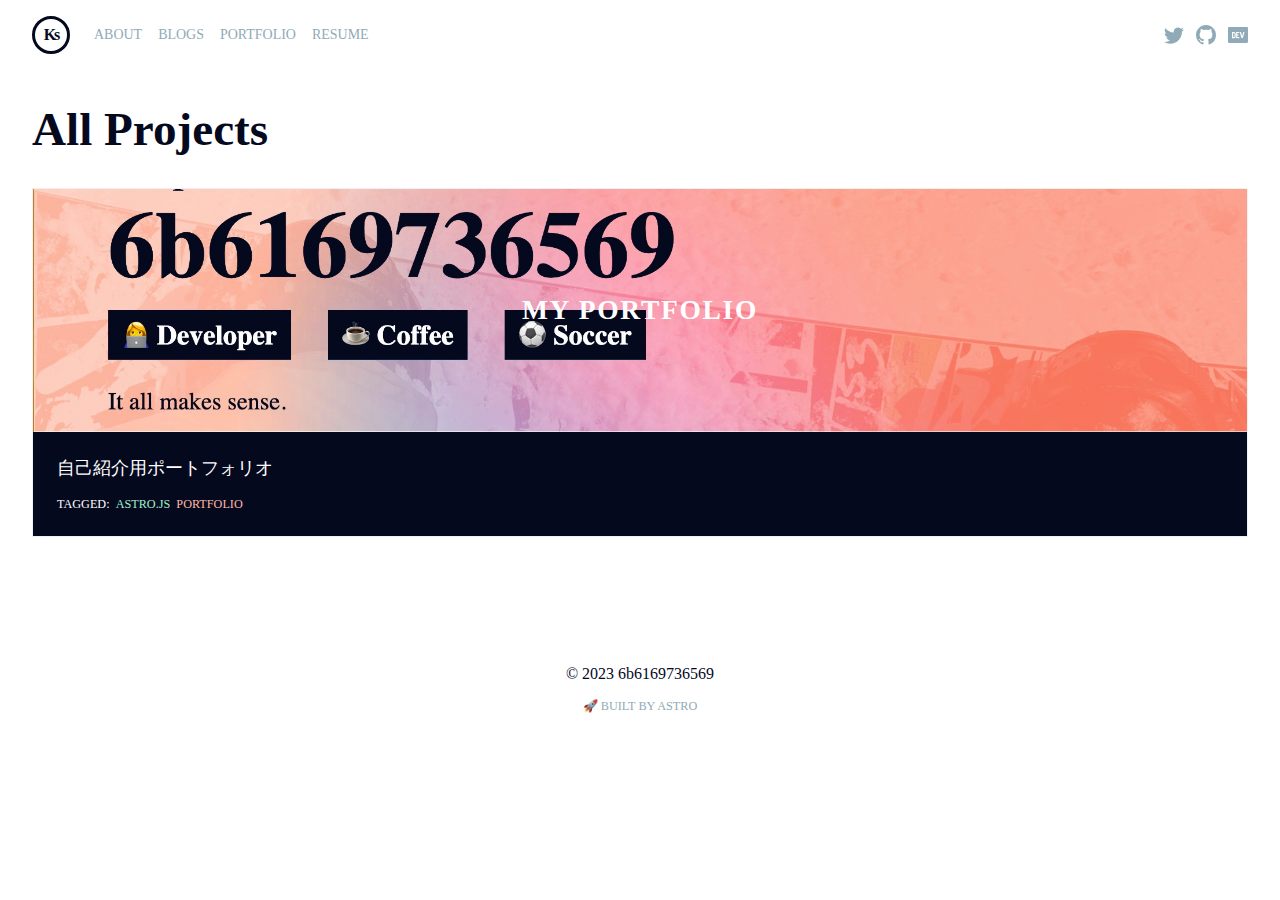
<file: projects/index.html>
<!DOCTYPE html>
<html lang="en" class="astro-I53JIET4">
	<head>
		<meta charset="UTF-8">
<meta name="description" property="og:description" content="recent projects">
<meta name="viewport" content="width=device-width">
<title>All Projects</title>

<link rel="icon" type="image/x-icon" href="/favicon.ico">
<link rel="preconnect" href="https://fonts.googleapis.com">
<link rel="preconnect" href="https://fonts.gstatic.com" crossorigin>
<link href="https://fonts.googleapis.com/css2?family=Inter:wght@200;400;700;900&display=swap" rel="stylesheet">

		
	<link rel="stylesheet" href="/assets/e557f85d.5b81ee3b.css" />
<link rel="stylesheet" href="/assets/d9be3391.8ca18d90.css" />
<link rel="stylesheet" href="/assets/cdda680c.cd713bf6.css" />
<link rel="stylesheet" href="/assets/c77de8cf.3ea17fa1.css" />
<link rel="stylesheet" href="/assets/59dae0bb.6562dcf0.css" /></head>
	<body>
		<nav class="_nav_7dyb5_1"><a class="_logolink_7dyb5_10" href="/"><div class="_monogram_7dyb5_30">Ks</div></a><a class="_link_7dyb5_16" href="/about">About</a><a class="_link_7dyb5_16" href="/blogs">Blogs</a><a class="_link_7dyb5_16" href="/projects">Portfolio</a><a class="_link_7dyb5_16" href="/resume">Resume</a><a class="_social_7dyb5_44" href="https://twitter.com/6b6169736569"><svg class="_socialicon_7dyb5_52" xmlns="http://www.w3.org/2000/svg" viewBox="0 0 16 16"><path d="M5.026 15c6.038 0 9.341-5.003 9.341-9.334 0-.14 0-.282-.006-.422A6.685 6.685 0 0 0 16 3.542a6.658 6.658 0 0 1-1.889.518 3.301 3.301 0 0 0 1.447-1.817 6.533 6.533 0 0 1-2.087.793A3.286 3.286 0 0 0 7.875 6.03a9.325 9.325 0 0 1-6.767-3.429 3.289 3.289 0 0 0 1.018 4.382A3.323 3.323 0 0 1 .64 6.575v.045a3.288 3.288 0 0 0 2.632 3.218 3.203 3.203 0 0 1-.865.115 3.23 3.23 0 0 1-.614-.057 3.283 3.283 0 0 0 3.067 2.277A6.588 6.588 0 0 1 .78 13.58a6.32 6.32 0 0 1-.78-.045A9.344 9.344 0 0 0 5.026 15z"></path></svg></a><a class="_social_7dyb5_44" href="https://github.com/6b6169736569"><svg class="_socialicon_7dyb5_52" xmlns="http://www.w3.org/2000/svg" viewBox="0 0 16 16"><path d="M8 0C3.58 0 0 3.58 0 8c0 3.54 2.29 6.53 5.47 7.59.4.07.55-.17.55-.38 0-.19-.01-.82-.01-1.49-2.01.37-2.53-.49-2.69-.94-.09-.23-.48-.94-.82-1.13-.28-.15-.68-.52-.01-.53.63-.01 1.08.58 1.23.82.72 1.21 1.87.87 2.33.66.07-.52.28-.87.51-1.07-1.78-.2-3.64-.89-3.64-3.95 0-.87.31-1.59.82-2.15-.08-.2-.36-1.02.08-2.12 0 0 .67-.21 2.2.82.64-.18 1.32-.27 2-.27.68 0 1.36.09 2 .27 1.53-1.04 2.2-.82 2.2-.82.44 1.1.16 1.92.08 2.12.51.56.82 1.27.82 2.15 0 3.07-1.87 3.75-3.65 3.95.29.25.54.73.54 1.48 0 1.07-.01 1.93-.01 2.2 0 .21.15.46.55.38A8.012 8.012 0 0 0 16 8c0-4.42-3.58-8-8-8z"></path></svg></a><a class="_social_7dyb5_44" href="https://dev.to/6b6169736569"><svg class="_socialicon_7dyb5_52" xmlns="http://www.w3.org/2000/svg" viewBox="0 0 50 40" style="enable-background:new 0 0 50 40" xmlSpace="preserve"><path d="M15.7 15.5c-.4-.3-.7-.4-1.1-.4h-1.7v10.1h1.7c.4 0 .8-.1 1.1-.4.4-.3.6-.7.6-1.3v-6.7c0-.6-.2-1-.6-1.3z"></path><path d="M47 0H3C1.3 0 0 1.3 0 3v34c0 1.7 1.3 3 3 3h44c1.7 0 3-1.3 3-3V3c0-1.7-1.3-3-3-3zM19.1 23.5c0 1.3-.4 2.4-1.3 3.2-.8.9-1.9 1.3-3.3 1.3h-4.4V12.3h4.5c1.3 0 2.4.4 3.2 1.3.8.8 1.3 1.9 1.3 3.2v6.7zm9.1-8.4h-5.1v3.6h3.1v2.8h-3.1v3.7h5.1V28h-5.9c-.6 0-1-.2-1.4-.6-.4-.4-.6-.8-.6-1.4V14.2c0-.6.2-1 .6-1.4.4-.4.8-.6 1.4-.6h5.9v2.9zM37.5 26c-.6 1.3-1.3 2-2.2 2-.9 0-1.7-.7-2.2-2l-3.7-13.8h3.1L35.3 23l2.8-10.8h3.1L37.5 26z"></path></svg></a></nav>
		<div class="wrapper astro-I53JIET4">
			<h1 class="title mt4 mb4 astro-I53JIET4">All Projects</h1>
			<div class="grid astro-I53JIET4">
				<div class="_card_ttvas_1"><div class="_titleCard_ttvas_25" style="background-image:url(/assets/img/my-portfolio.jpg)"><h1 class="_title_ttvas_8">My Portfolio</h1></div><div class="pa3"><p class="_desc_ttvas_32 mt0 mb2">自己紹介用ポートフォリオ
</p><div class="_tags_ttvas_76">Tagged:<div class="_tag_ttvas_76" data-tag="Astro.js">Astro.js</div><div class="_tag_ttvas_76" data-tag="Portfolio">Portfolio</div></div><a class="_link_ttvas_37" href="/project/my-portfolio"><span class="_linkInner_ttvas_59">View</span></a></div></div>
			</div>
		</div>
		<footer class="_footer_knfx6_1">© 2023 6b6169736569<small class="_byline_knfx6_9">🚀 Built by Astro</small></footer>
	</body></html>
</file>
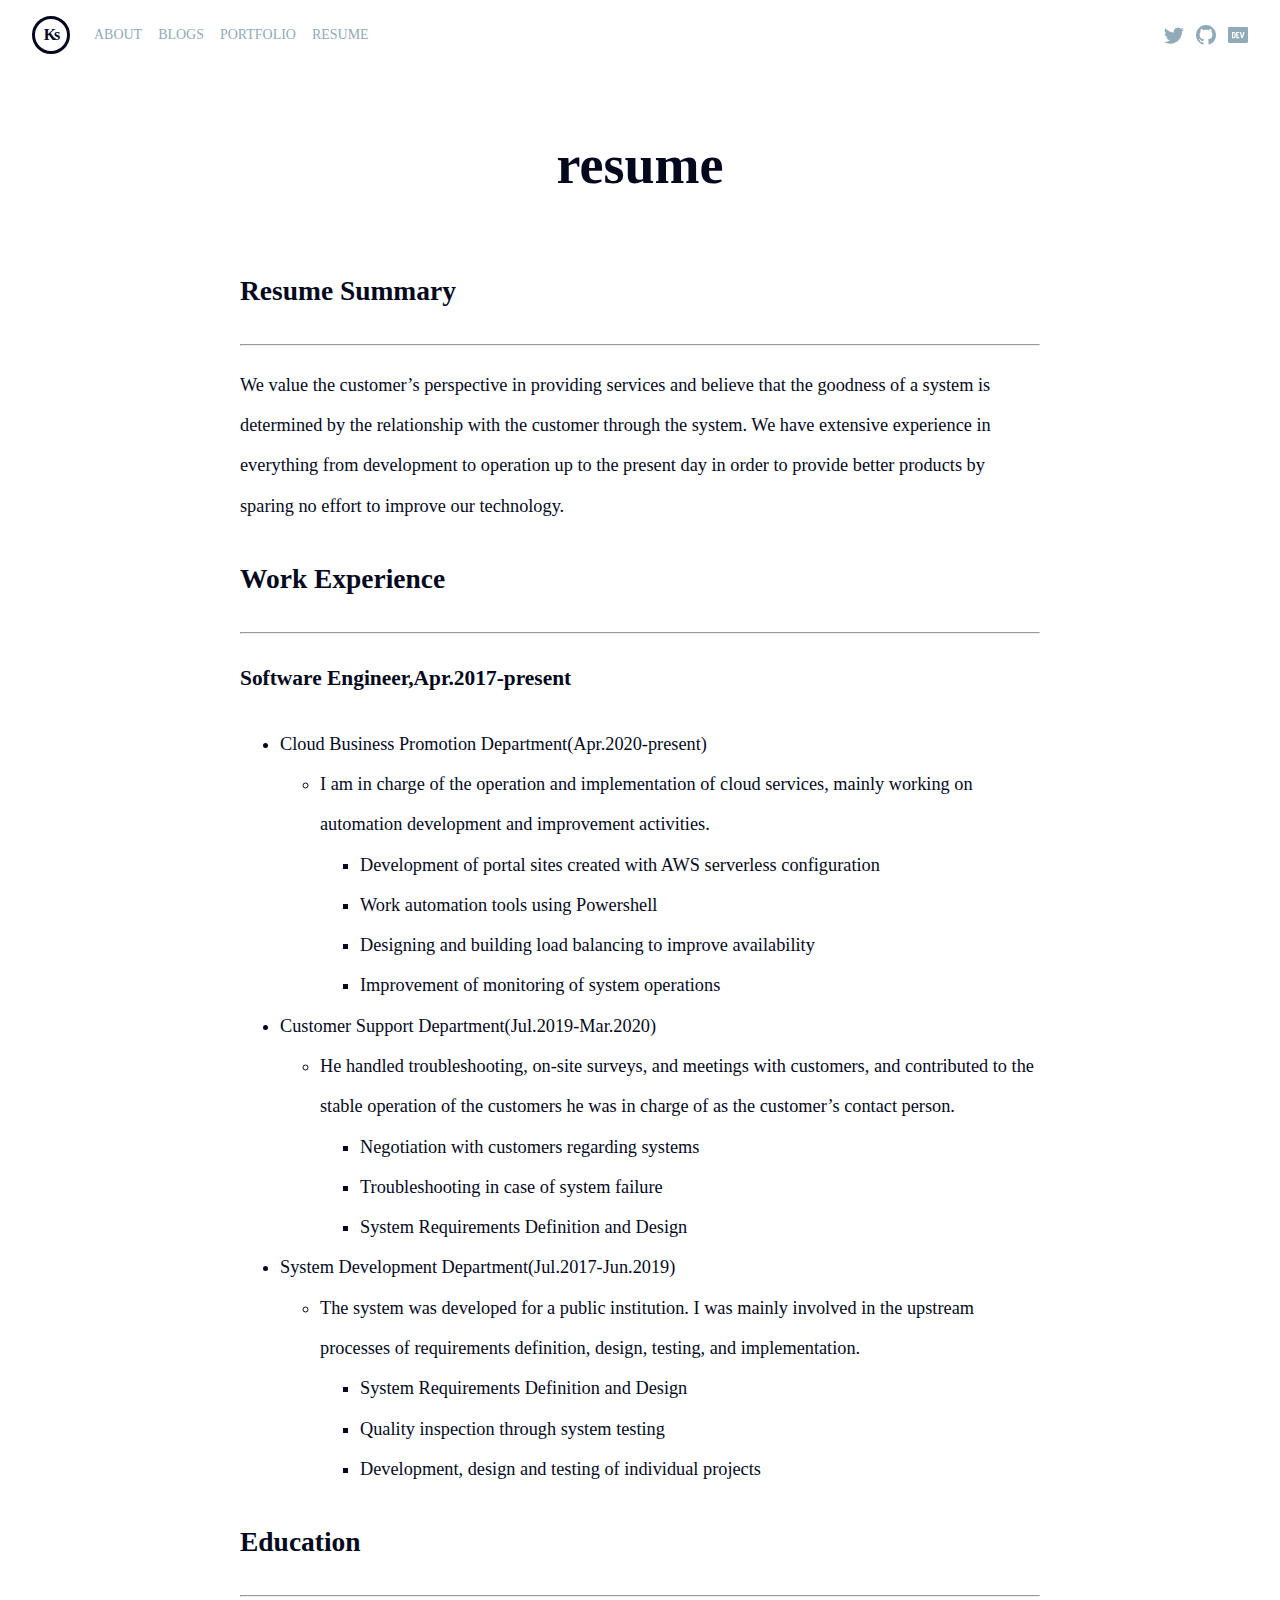
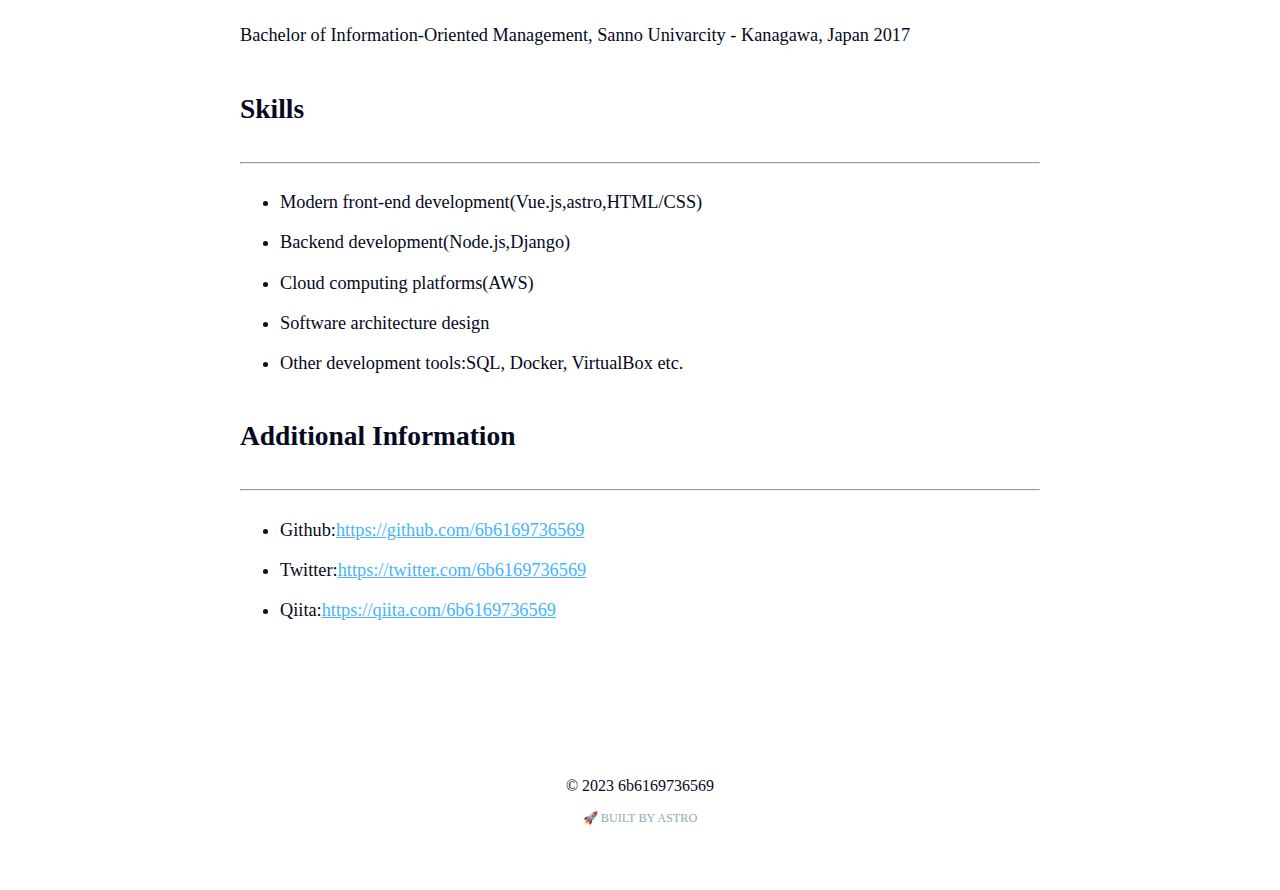
<file: resume/index.html>
<!DOCTYPE html>
<html lang="en" class="astro-SE4FBFE7">
	<head>
		
	<link rel="stylesheet" href="/assets/c77de8cf.3ea17fa1.css" />
<link rel="stylesheet" href="/assets/59dae0bb.6562dcf0.css" />
<link rel="stylesheet" href="/assets/40c8ec02.0a64008c.css" /></head>
	<body>
		<nav class="_nav_7dyb5_1"><a class="_logolink_7dyb5_10" href="/"><div class="_monogram_7dyb5_30">Ks</div></a><a class="_link_7dyb5_16" href="/about">About</a><a class="_link_7dyb5_16" href="/blogs">Blogs</a><a class="_link_7dyb5_16" href="/projects">Portfolio</a><a class="_link_7dyb5_16" href="/resume">Resume</a><a class="_social_7dyb5_44" href="https://twitter.com/6b6169736569"><svg class="_socialicon_7dyb5_52" xmlns="http://www.w3.org/2000/svg" viewBox="0 0 16 16"><path d="M5.026 15c6.038 0 9.341-5.003 9.341-9.334 0-.14 0-.282-.006-.422A6.685 6.685 0 0 0 16 3.542a6.658 6.658 0 0 1-1.889.518 3.301 3.301 0 0 0 1.447-1.817 6.533 6.533 0 0 1-2.087.793A3.286 3.286 0 0 0 7.875 6.03a9.325 9.325 0 0 1-6.767-3.429 3.289 3.289 0 0 0 1.018 4.382A3.323 3.323 0 0 1 .64 6.575v.045a3.288 3.288 0 0 0 2.632 3.218 3.203 3.203 0 0 1-.865.115 3.23 3.23 0 0 1-.614-.057 3.283 3.283 0 0 0 3.067 2.277A6.588 6.588 0 0 1 .78 13.58a6.32 6.32 0 0 1-.78-.045A9.344 9.344 0 0 0 5.026 15z"></path></svg></a><a class="_social_7dyb5_44" href="https://github.com/6b6169736569"><svg class="_socialicon_7dyb5_52" xmlns="http://www.w3.org/2000/svg" viewBox="0 0 16 16"><path d="M8 0C3.58 0 0 3.58 0 8c0 3.54 2.29 6.53 5.47 7.59.4.07.55-.17.55-.38 0-.19-.01-.82-.01-1.49-2.01.37-2.53-.49-2.69-.94-.09-.23-.48-.94-.82-1.13-.28-.15-.68-.52-.01-.53.63-.01 1.08.58 1.23.82.72 1.21 1.87.87 2.33.66.07-.52.28-.87.51-1.07-1.78-.2-3.64-.89-3.64-3.95 0-.87.31-1.59.82-2.15-.08-.2-.36-1.02.08-2.12 0 0 .67-.21 2.2.82.64-.18 1.32-.27 2-.27.68 0 1.36.09 2 .27 1.53-1.04 2.2-.82 2.2-.82.44 1.1.16 1.92.08 2.12.51.56.82 1.27.82 2.15 0 3.07-1.87 3.75-3.65 3.95.29.25.54.73.54 1.48 0 1.07-.01 1.93-.01 2.2 0 .21.15.46.55.38A8.012 8.012 0 0 0 16 8c0-4.42-3.58-8-8-8z"></path></svg></a><a class="_social_7dyb5_44" href="https://dev.to/6b6169736569"><svg class="_socialicon_7dyb5_52" xmlns="http://www.w3.org/2000/svg" viewBox="0 0 50 40" style="enable-background:new 0 0 50 40" xmlSpace="preserve"><path d="M15.7 15.5c-.4-.3-.7-.4-1.1-.4h-1.7v10.1h1.7c.4 0 .8-.1 1.1-.4.4-.3.6-.7.6-1.3v-6.7c0-.6-.2-1-.6-1.3z"></path><path d="M47 0H3C1.3 0 0 1.3 0 3v34c0 1.7 1.3 3 3 3h44c1.7 0 3-1.3 3-3V3c0-1.7-1.3-3-3-3zM19.1 23.5c0 1.3-.4 2.4-1.3 3.2-.8.9-1.9 1.3-3.3 1.3h-4.4V12.3h4.5c1.3 0 2.4.4 3.2 1.3.8.8 1.3 1.9 1.3 3.2v6.7zm9.1-8.4h-5.1v3.6h3.1v2.8h-3.1v3.7h5.1V28h-5.9c-.6 0-1-.2-1.4-.6-.4-.4-.6-.8-.6-1.4V14.2c0-.6.2-1 .6-1.4.4-.4.8-.6 1.4-.6h5.9v2.9zM37.5 26c-.6 1.3-1.3 2-2.2 2-.9 0-1.7-.7-2.2-2l-3.7-13.8h3.1L35.3 23l2.8-10.8h3.1L37.5 26z"></path></svg></a></nav>
		<div class="wrapper wrapper__readable astro-SE4FBFE7">
			<div class="content astro-SE4FBFE7"><h1 align="center">resume</h1><h2 id="resume-summary">Resume Summary</h2><hr><p>We value the customer’s perspective in providing services and believe that the goodness of a system is determined by the relationship with the customer through the system. We have extensive experience in everything from development to operation up to the present day in order to provide better products by sparing no effort to improve our technology.</p><h2 id="work-experience">Work Experience</h2><hr><h3 id="software-engineerapr2017-present">Software Engineer,Apr.2017-present</h3><ul>
<li>Cloud Business Promotion Department(Apr.2020-present)
<ul>
<li>I am in charge of the operation and implementation of cloud services, mainly working on automation development and improvement activities.
<ul>
<li>Development of portal sites created with AWS serverless configuration</li>
<li>Work automation tools using Powershell</li>
<li>Designing and building load balancing to improve availability</li>
<li>Improvement of monitoring of system operations</li>
</ul>
</li>
</ul>
</li>
<li>Customer Support Department(Jul.2019-Mar.2020)
<ul>
<li>He handled troubleshooting, on-site surveys, and meetings with customers, and contributed to the stable operation of the customers he was in charge of as the customer’s contact person.
<ul>
<li>Negotiation with customers regarding systems</li>
<li>Troubleshooting in case of system failure</li>
<li>System Requirements Definition and Design</li>
</ul>
</li>
</ul>
</li>
<li>System Development Department(Jul.2017-Jun.2019)
<ul>
<li>The system was developed for a public institution. I was mainly involved in the upstream processes of requirements definition, design, testing, and implementation.
<ul>
<li>System Requirements Definition and Design</li>
<li>Quality inspection through system testing</li>
<li>Development, design and testing of individual projects</li>
</ul>
</li>
</ul>
</li>
</ul><h2 id="education">Education</h2><hr><p>Bachelor of Information-Oriented Management, Sanno Univarcity - Kanagawa, Japan 2017</p><h2 id="skills">Skills</h2><hr><ul>
<li>Modern front-end development(Vue.js,astro,HTML/CSS)</li>
<li>Backend development(Node.js,Django)</li>
<li>Cloud computing platforms(AWS)</li>
<li>Software architecture design</li>
<li>Other development tools:SQL, Docker, VirtualBox etc.</li>
</ul><h2 id="additional-information">Additional Information</h2><hr><ul>
<li>Github:<a href="https://github.com/6b6169736569">https://github.com/6b6169736569</a></li>
<li>Twitter:<a href="https://twitter.com/6b6169736569">https://twitter.com/6b6169736569</a></li>
<li>Qiita:<a href="https://qiita.com/6b6169736569">https://qiita.com/6b6169736569</a></li>
</ul></div>
		</div>
		<footer class="_footer_knfx6_1">© 2023 6b6169736569<small class="_byline_knfx6_9">🚀 Built by Astro</small></footer>
	</body></html>
</file>
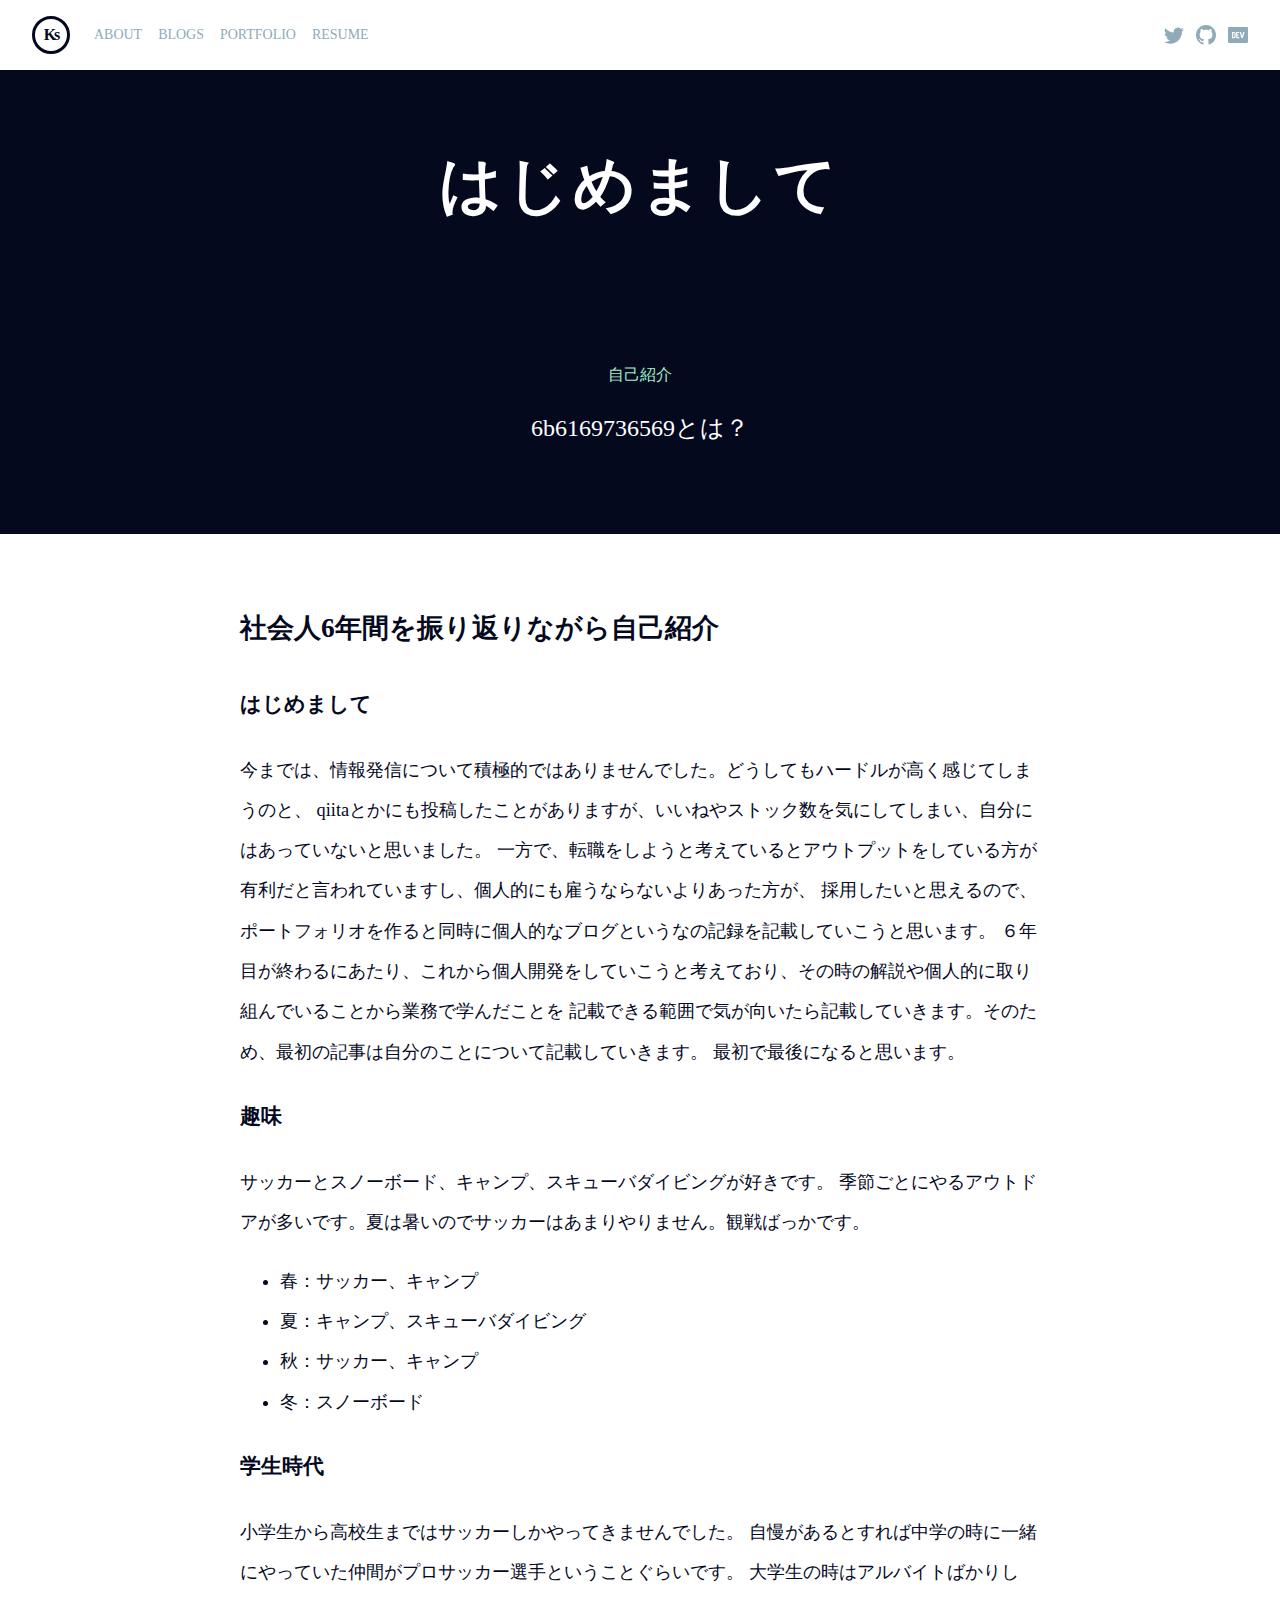
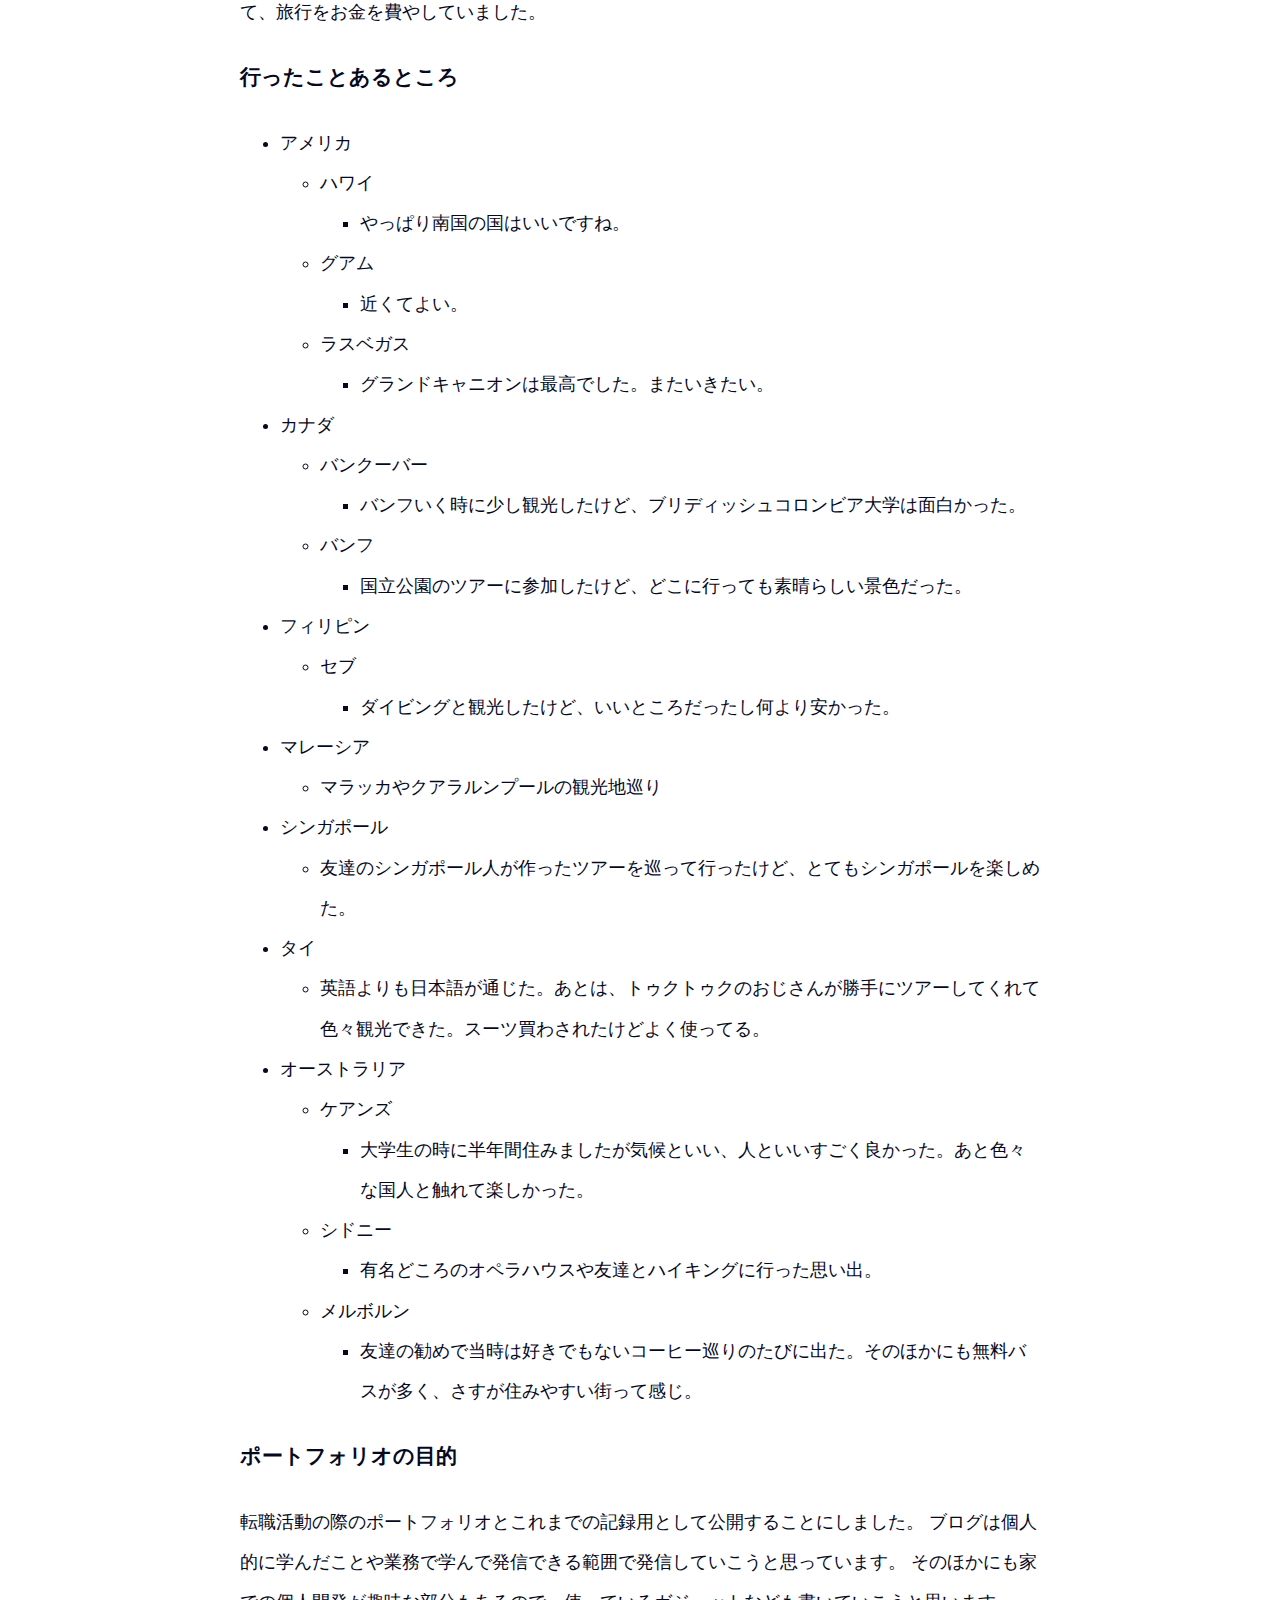
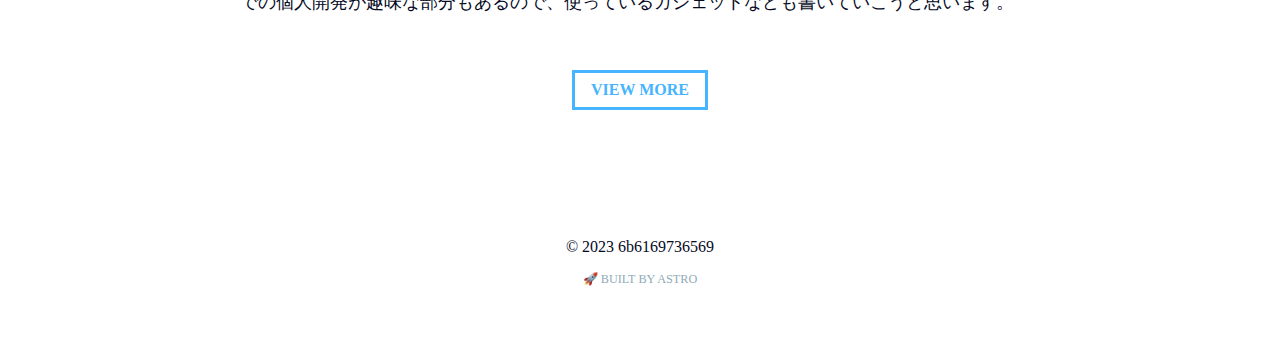
<file: blog/はじめまして/index.html>
<!DOCTYPE html>
<html lang="en" class="astro-ASLR5S4L">
	<head>
		<meta charset="UTF-8">
<meta name="description" property="og:description" content="6b6169736569とは？
">
<meta name="viewport" content="width=device-width">
<title>はじめまして</title>

<link rel="icon" type="image/x-icon" href="/favicon.ico">
<link rel="preconnect" href="https://fonts.googleapis.com">
<link rel="preconnect" href="https://fonts.gstatic.com" crossorigin>
<link href="https://fonts.googleapis.com/css2?family=Inter:wght@200;400;700;900&display=swap" rel="stylesheet">

		
	<link rel="stylesheet" href="/assets/c77de8cf.3ea17fa1.css" />
<link rel="stylesheet" href="/assets/bf8fc8fc.3a942d7b.css" />
<link rel="stylesheet" href="/assets/59dae0bb.6562dcf0.css" /></head>
	<body>
		<nav class="_nav_7dyb5_1"><a class="_logolink_7dyb5_10" href="/"><div class="_monogram_7dyb5_30">Ks</div></a><a class="_link_7dyb5_16" href="/about">About</a><a class="_link_7dyb5_16" href="/blogs">Blogs</a><a class="_link_7dyb5_16" href="/projects">Portfolio</a><a class="_link_7dyb5_16" href="/resume">Resume</a><a class="_social_7dyb5_44" href="https://twitter.com/6b6169736569"><svg class="_socialicon_7dyb5_52" xmlns="http://www.w3.org/2000/svg" viewBox="0 0 16 16"><path d="M5.026 15c6.038 0 9.341-5.003 9.341-9.334 0-.14 0-.282-.006-.422A6.685 6.685 0 0 0 16 3.542a6.658 6.658 0 0 1-1.889.518 3.301 3.301 0 0 0 1.447-1.817 6.533 6.533 0 0 1-2.087.793A3.286 3.286 0 0 0 7.875 6.03a9.325 9.325 0 0 1-6.767-3.429 3.289 3.289 0 0 0 1.018 4.382A3.323 3.323 0 0 1 .64 6.575v.045a3.288 3.288 0 0 0 2.632 3.218 3.203 3.203 0 0 1-.865.115 3.23 3.23 0 0 1-.614-.057 3.283 3.283 0 0 0 3.067 2.277A6.588 6.588 0 0 1 .78 13.58a6.32 6.32 0 0 1-.78-.045A9.344 9.344 0 0 0 5.026 15z"></path></svg></a><a class="_social_7dyb5_44" href="https://github.com/6b6169736569"><svg class="_socialicon_7dyb5_52" xmlns="http://www.w3.org/2000/svg" viewBox="0 0 16 16"><path d="M8 0C3.58 0 0 3.58 0 8c0 3.54 2.29 6.53 5.47 7.59.4.07.55-.17.55-.38 0-.19-.01-.82-.01-1.49-2.01.37-2.53-.49-2.69-.94-.09-.23-.48-.94-.82-1.13-.28-.15-.68-.52-.01-.53.63-.01 1.08.58 1.23.82.72 1.21 1.87.87 2.33.66.07-.52.28-.87.51-1.07-1.78-.2-3.64-.89-3.64-3.95 0-.87.31-1.59.82-2.15-.08-.2-.36-1.02.08-2.12 0 0 .67-.21 2.2.82.64-.18 1.32-.27 2-.27.68 0 1.36.09 2 .27 1.53-1.04 2.2-.82 2.2-.82.44 1.1.16 1.92.08 2.12.51.56.82 1.27.82 2.15 0 3.07-1.87 3.75-3.65 3.95.29.25.54.73.54 1.48 0 1.07-.01 1.93-.01 2.2 0 .21.15.46.55.38A8.012 8.012 0 0 0 16 8c0-4.42-3.58-8-8-8z"></path></svg></a><a class="_social_7dyb5_44" href="https://dev.to/6b6169736569"><svg class="_socialicon_7dyb5_52" xmlns="http://www.w3.org/2000/svg" viewBox="0 0 50 40" style="enable-background:new 0 0 50 40" xmlSpace="preserve"><path d="M15.7 15.5c-.4-.3-.7-.4-1.1-.4h-1.7v10.1h1.7c.4 0 .8-.1 1.1-.4.4-.3.6-.7.6-1.3v-6.7c0-.6-.2-1-.6-1.3z"></path><path d="M47 0H3C1.3 0 0 1.3 0 3v34c0 1.7 1.3 3 3 3h44c1.7 0 3-1.3 3-3V3c0-1.7-1.3-3-3-3zM19.1 23.5c0 1.3-.4 2.4-1.3 3.2-.8.9-1.9 1.3-3.3 1.3h-4.4V12.3h4.5c1.3 0 2.4.4 3.2 1.3.8.8 1.3 1.9 1.3 3.2v6.7zm9.1-8.4h-5.1v3.6h3.1v2.8h-3.1v3.7h5.1V28h-5.9c-.6 0-1-.2-1.4-.6-.4-.4-.6-.8-.6-1.4V14.2c0-.6.2-1 .6-1.4.4-.4.8-.6 1.4-.6h5.9v2.9zM37.5 26c-.6 1.3-1.3 2-2.2 2-.9 0-1.7-.7-2.2-2l-3.7-13.8h3.1L35.3 23l2.8-10.8h3.1L37.5 26z"></path></svg></a></nav>
		<header style="background-image:black" class="hero astro-ASLR5S4L">
			<h1 class="title astro-ASLR5S4L">はじめまして</h1>
		</header>
		<div class="leadIn astro-ASLR5S4L">
			<div class="wrapper pt8 pb8 mb8 tac astro-ASLR5S4L">
				<span class="tag astro-ASLR5S4L">自己紹介</span>
				<h3 class="tagline astro-ASLR5S4L">6b6169736569とは？
</h3>
			</div>
		</div>
		<div class="wrapper wrapper__readable astro-ASLR5S4L">
			<div class="content astro-ASLR5S4L"><h2 id="社会人6年間を振り返りながら自己紹介">社会人6年間を振り返りながら自己紹介</h2><h3 id="はじめまして">はじめまして</h3><p>今までは、情報発信について積極的ではありませんでした。どうしてもハードルが高く感じてしまうのと、
qiitaとかにも投稿したことがありますが、いいねやストック数を気にしてしまい、自分にはあっていないと思いました。
一方で、転職をしようと考えているとアウトプットをしている方が有利だと言われていますし、個人的にも雇うならないよりあった方が、
採用したいと思えるので、ポートフォリオを作ると同時に個人的なブログというなの記録を記載していこうと思います。
６年目が終わるにあたり、これから個人開発をしていこうと考えており、その時の解説や個人的に取り組んでいることから業務で学んだことを
記載できる範囲で気が向いたら記載していきます。そのため、最初の記事は自分のことについて記載していきます。
最初で最後になると思います。</p><h3 id="趣味">趣味</h3><p>サッカーとスノーボード、キャンプ、スキューバダイビングが好きです。
季節ごとにやるアウトドアが多いです。夏は暑いのでサッカーはあまりやりません。観戦ばっかです。</p><ul>
<li>春：サッカー、キャンプ</li>
<li>夏：キャンプ、スキューバダイビング</li>
<li>秋：サッカー、キャンプ</li>
<li>冬：スノーボード</li>
</ul><h3 id="学生時代">学生時代</h3><p>小学生から高校生まではサッカーしかやってきませんでした。
自慢があるとすれば中学の時に一緒にやっていた仲間がプロサッカー選手ということぐらいです。
大学生の時はアルバイトばかりして、旅行をお金を費やしていました。</p><h3 id="行ったことあるところ">行ったことあるところ</h3><ul>
<li>アメリカ
<ul>
<li>ハワイ
<ul>
<li>やっぱり南国の国はいいですね。</li>
</ul>
</li>
<li>グアム
<ul>
<li>近くてよい。</li>
</ul>
</li>
<li>ラスベガス
<ul>
<li>グランドキャニオンは最高でした。またいきたい。</li>
</ul>
</li>
</ul>
</li>
<li>カナダ
<ul>
<li>バンクーバー
<ul>
<li>バンフいく時に少し観光したけど、ブリディッシュコロンビア大学は面白かった。</li>
</ul>
</li>
<li>バンフ
<ul>
<li>国立公園のツアーに参加したけど、どこに行っても素晴らしい景色だった。</li>
</ul>
</li>
</ul>
</li>
<li>フィリピン
<ul>
<li>セブ
<ul>
<li>ダイビングと観光したけど、いいところだったし何より安かった。</li>
</ul>
</li>
</ul>
</li>
<li>マレーシア
<ul>
<li>マラッカやクアラルンプールの観光地巡り</li>
</ul>
</li>
<li>シンガポール
<ul>
<li>友達のシンガポール人が作ったツアーを巡って行ったけど、とてもシンガポールを楽しめた。</li>
</ul>
</li>
<li>タイ
<ul>
<li>英語よりも日本語が通じた。あとは、トゥクトゥクのおじさんが勝手にツアーしてくれて色々観光できた。スーツ買わされたけどよく使ってる。</li>
</ul>
</li>
<li>オーストラリア
<ul>
<li>ケアンズ
<ul>
<li>大学生の時に半年間住みましたが気候といい、人といいすごく良かった。あと色々な国人と触れて楽しかった。</li>
</ul>
</li>
<li>シドニー
<ul>
<li>有名どころのオペラハウスや友達とハイキングに行った思い出。</li>
</ul>
</li>
<li>メルボルン
<ul>
<li>友達の勧めで当時は好きでもないコーヒー巡りのたびに出た。そのほかにも無料バスが多く、さすが住みやすい街って感じ。</li>
</ul>
</li>
</ul>
</li>
</ul><h3 id="ポートフォリオの目的">ポートフォリオの目的</h3><p>転職活動の際のポートフォリオとこれまでの記録用として公開することにしました。
ブログは個人的に学んだことや業務で学んで発信できる範囲で発信していこうと思っています。
そのほかにも家での個人開発が趣味な部分もあるので、使っているガジェットなども書いていこうと思います。</p></div>
		</div>
		<footer class="tac mt6 astro-ASLR5S4L">
			<a href="/blogs" class="astro-ASLR5S4L">
				<span class="_button_1fbb5_1">View More</span>
			</a>
		</footer>
		<footer class="_footer_knfx6_1">© 2023 6b6169736569<small class="_byline_knfx6_9">🚀 Built by Astro</small></footer>
	</body></html>
</file>
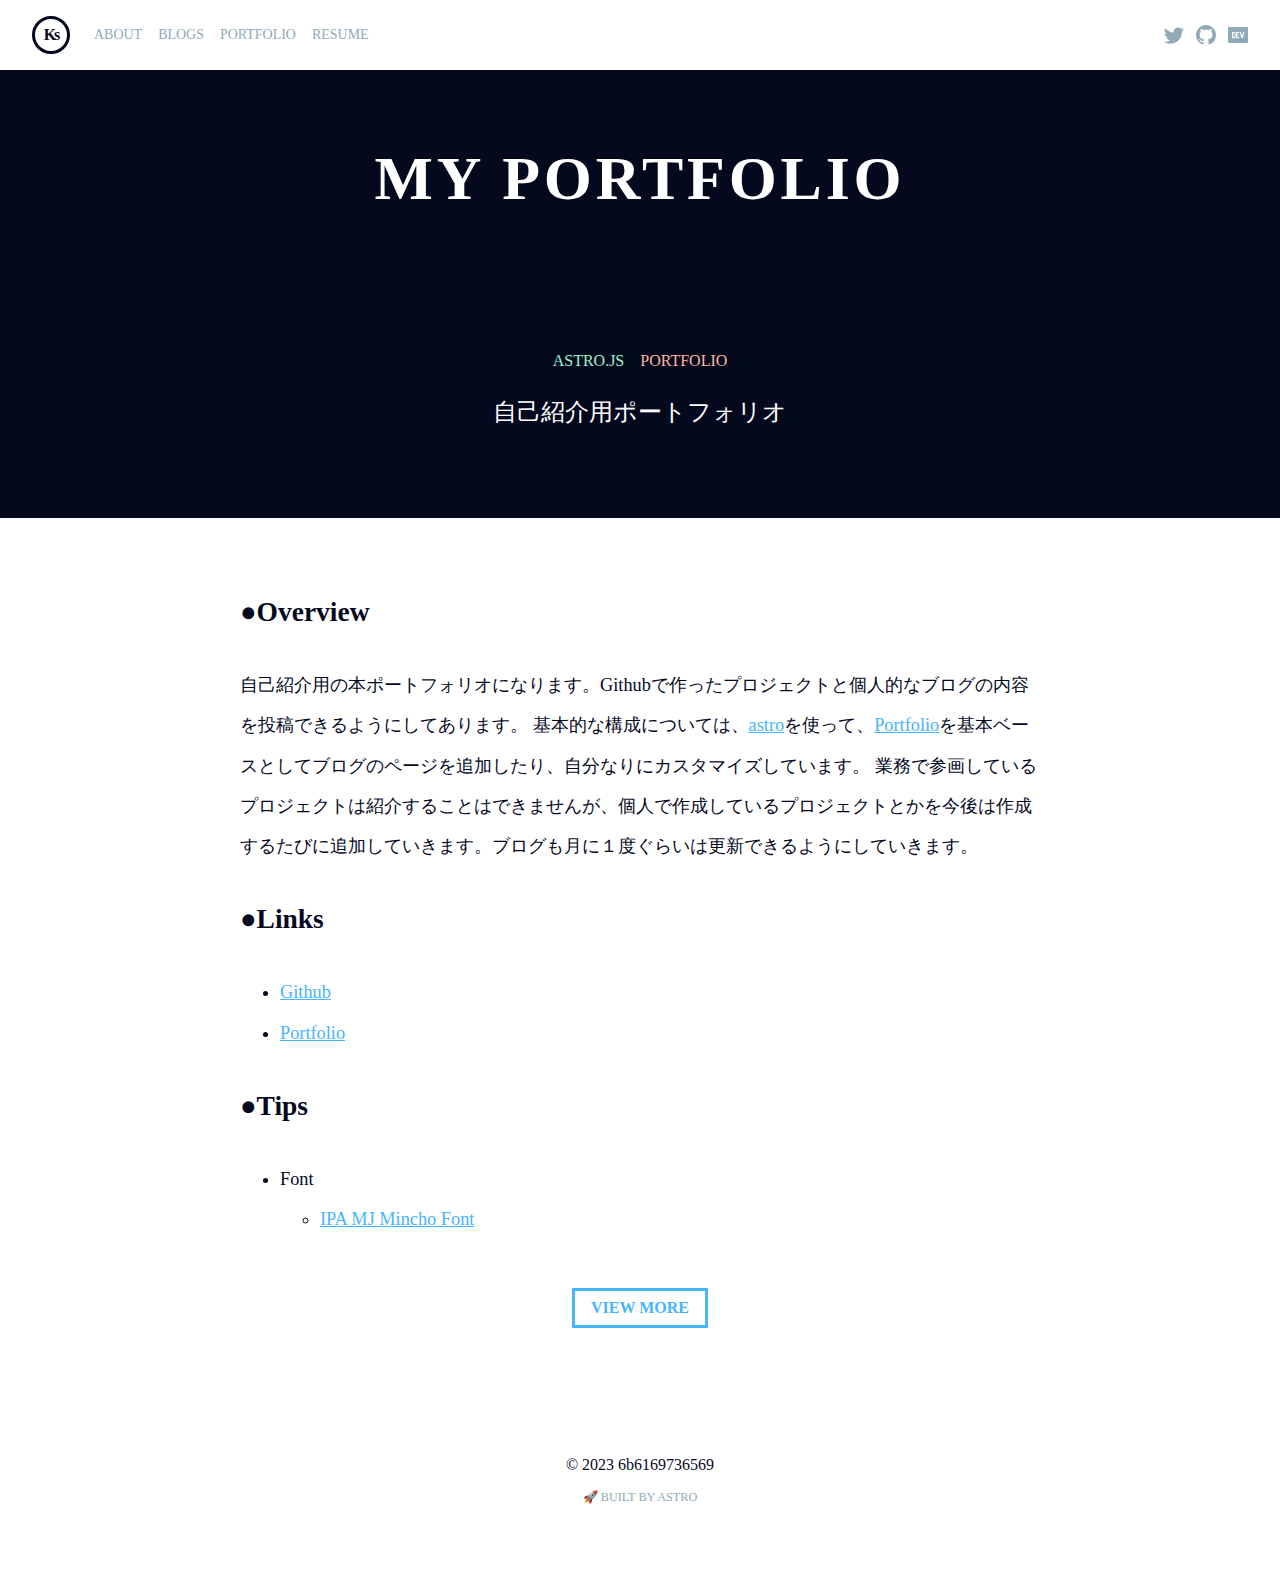
<file: project/my-portfolio/index.html>
<!DOCTYPE html>
<html lang="en" class="astro-IBBSKLDX">
	<head>
		<meta charset="UTF-8">
<meta name="description" property="og:description" content="自己紹介用ポートフォリオ
">
<meta name="viewport" content="width=device-width">
<title>My Portfolio</title>

<link rel="icon" type="image/x-icon" href="/favicon.ico">
<link rel="preconnect" href="https://fonts.googleapis.com">
<link rel="preconnect" href="https://fonts.gstatic.com" crossorigin>
<link href="https://fonts.googleapis.com/css2?family=Inter:wght@200;400;700;900&display=swap" rel="stylesheet">

		
	<link rel="stylesheet" href="/assets/e557f85d.5b81ee3b.css" />
<link rel="stylesheet" href="/assets/c77de8cf.3ea17fa1.css" />
<link rel="stylesheet" href="/assets/59dae0bb.6562dcf0.css" /></head>
	<body>
		<nav class="_nav_7dyb5_1"><a class="_logolink_7dyb5_10" href="/"><div class="_monogram_7dyb5_30">Ks</div></a><a class="_link_7dyb5_16" href="/about">About</a><a class="_link_7dyb5_16" href="/blogs">Blogs</a><a class="_link_7dyb5_16" href="/projects">Portfolio</a><a class="_link_7dyb5_16" href="/resume">Resume</a><a class="_social_7dyb5_44" href="https://twitter.com/6b6169736569"><svg class="_socialicon_7dyb5_52" xmlns="http://www.w3.org/2000/svg" viewBox="0 0 16 16"><path d="M5.026 15c6.038 0 9.341-5.003 9.341-9.334 0-.14 0-.282-.006-.422A6.685 6.685 0 0 0 16 3.542a6.658 6.658 0 0 1-1.889.518 3.301 3.301 0 0 0 1.447-1.817 6.533 6.533 0 0 1-2.087.793A3.286 3.286 0 0 0 7.875 6.03a9.325 9.325 0 0 1-6.767-3.429 3.289 3.289 0 0 0 1.018 4.382A3.323 3.323 0 0 1 .64 6.575v.045a3.288 3.288 0 0 0 2.632 3.218 3.203 3.203 0 0 1-.865.115 3.23 3.23 0 0 1-.614-.057 3.283 3.283 0 0 0 3.067 2.277A6.588 6.588 0 0 1 .78 13.58a6.32 6.32 0 0 1-.78-.045A9.344 9.344 0 0 0 5.026 15z"></path></svg></a><a class="_social_7dyb5_44" href="https://github.com/6b6169736569"><svg class="_socialicon_7dyb5_52" xmlns="http://www.w3.org/2000/svg" viewBox="0 0 16 16"><path d="M8 0C3.58 0 0 3.58 0 8c0 3.54 2.29 6.53 5.47 7.59.4.07.55-.17.55-.38 0-.19-.01-.82-.01-1.49-2.01.37-2.53-.49-2.69-.94-.09-.23-.48-.94-.82-1.13-.28-.15-.68-.52-.01-.53.63-.01 1.08.58 1.23.82.72 1.21 1.87.87 2.33.66.07-.52.28-.87.51-1.07-1.78-.2-3.64-.89-3.64-3.95 0-.87.31-1.59.82-2.15-.08-.2-.36-1.02.08-2.12 0 0 .67-.21 2.2.82.64-.18 1.32-.27 2-.27.68 0 1.36.09 2 .27 1.53-1.04 2.2-.82 2.2-.82.44 1.1.16 1.92.08 2.12.51.56.82 1.27.82 2.15 0 3.07-1.87 3.75-3.65 3.95.29.25.54.73.54 1.48 0 1.07-.01 1.93-.01 2.2 0 .21.15.46.55.38A8.012 8.012 0 0 0 16 8c0-4.42-3.58-8-8-8z"></path></svg></a><a class="_social_7dyb5_44" href="https://dev.to/6b6169736569"><svg class="_socialicon_7dyb5_52" xmlns="http://www.w3.org/2000/svg" viewBox="0 0 50 40" style="enable-background:new 0 0 50 40" xmlSpace="preserve"><path d="M15.7 15.5c-.4-.3-.7-.4-1.1-.4h-1.7v10.1h1.7c.4 0 .8-.1 1.1-.4.4-.3.6-.7.6-1.3v-6.7c0-.6-.2-1-.6-1.3z"></path><path d="M47 0H3C1.3 0 0 1.3 0 3v34c0 1.7 1.3 3 3 3h44c1.7 0 3-1.3 3-3V3c0-1.7-1.3-3-3-3zM19.1 23.5c0 1.3-.4 2.4-1.3 3.2-.8.9-1.9 1.3-3.3 1.3h-4.4V12.3h4.5c1.3 0 2.4.4 3.2 1.3.8.8 1.3 1.9 1.3 3.2v6.7zm9.1-8.4h-5.1v3.6h3.1v2.8h-3.1v3.7h5.1V28h-5.9c-.6 0-1-.2-1.4-.6-.4-.4-.6-.8-.6-1.4V14.2c0-.6.2-1 .6-1.4.4-.4.8-.6 1.4-.6h5.9v2.9zM37.5 26c-.6 1.3-1.3 2-2.2 2-.9 0-1.7-.7-2.2-2l-3.7-13.8h3.1L35.3 23l2.8-10.8h3.1L37.5 26z"></path></svg></a></nav>
		<header style="background-image:black" class="hero astro-IBBSKLDX">
			<h1 class="title astro-IBBSKLDX">My Portfolio</h1>
		</header>
		<div class="leadIn astro-IBBSKLDX">
			<div class="wrapper pt8 pb8 mb8 tac astro-IBBSKLDX">
				<span class="tag astro-IBBSKLDX">Astro.js</span><span class="tag astro-IBBSKLDX">Portfolio</span>
				<h3 class="tagline astro-IBBSKLDX">自己紹介用ポートフォリオ
</h3>
			</div>
		</div>
		<div class="wrapper wrapper__readable astro-IBBSKLDX">
			<div class="content astro-IBBSKLDX"><h2 id="overview">●Overview</h2><p>自己紹介用の本ポートフォリオになります。Githubで作ったプロジェクトと個人的なブログの内容を投稿できるようにしてあります。
基本的な構成については、<a href="https://astro.build/">astro</a>を使って、<a href="https://github.com/withastro/astro/tree/latest/examples/portfolio?on=github">Portfolio</a>を基本ベースとしてブログのページを追加したり、自分なりにカスタマイズしています。
業務で参画しているプロジェクトは紹介することはできませんが、個人で作成しているプロジェクトとかを今後は作成するたびに追加していきます。ブログも月に１度ぐらいは更新できるようにしていきます。</p><h2 id="links">●Links</h2><ul>
<li><a href="https://github.com/6b6169736569/MyPortfolio">Github</a></li>
<li><a href="https://6b6169736569.github.io">Portfolio</a></li>
</ul><h2 id="tips">●Tips</h2><ul>
<li>Font
<ul>
<li><a href="https://moji.or.jp/mojikiban/font/">IPA MJ Mincho Font</a></li>
</ul>
</li>
</ul></div>
		</div>
		<footer class="tac mt6 astro-IBBSKLDX">
			<a href="/projects" class="astro-IBBSKLDX">
				<span class="_button_1fbb5_1">View More</span>
			</a>
		</footer>
		<footer class="_footer_knfx6_1">© 2023 6b6169736569<small class="_byline_knfx6_9">🚀 Built by Astro</small></footer>
	</body></html>
</file>
<file: assets/e557f85d.5b81ee3b.css>
.hero.astro-IBBSKLDX{padding:2rem;display:flex;background-color:var(--t-fg);background-repeat:no-repeat;background-size:cover;min-height:2vw;color:#fff;flex-direction:column;align-items:center;justify-content:center}.tag.astro-IBBSKLDX{margin-left:.5em;margin-right:.5em;text-transform:uppercase}.tag.astro-IBBSKLDX:nth-of-type(1n){color:var(--c-green)}.tag.astro-IBBSKLDX:nth-of-type(2n){color:var(--c-orange)}.tag.astro-IBBSKLDX:nth-of-type(3n){color:var(--c-blue)}.tag.astro-IBBSKLDX:nth-of-type(4n){color:var(--c-pink)}.title.astro-IBBSKLDX{font-size:var(--f-u10);font-weight:900;text-transform:uppercase;letter-spacing:.0625em}.leadIn.astro-IBBSKLDX{color:var(--t-bg);background-color:var(--t-fg)}.tagline.astro-IBBSKLDX{font-weight:300;font-size:var(--f-u3);line-height:1.5}.content.astro-IBBSKLDX{font-size:var(--f-u1);line-height:2.2}
</file>
<file: assets/d9be3391.8ca18d90.css>
.grid.astro-I53JIET4{display:grid;grid-gap:3rem}
</file>
<file: assets/cdda680c.cd713bf6.css>
._card_ttvas_1{position:relative;color:var(--t-bg);background:var(--t-fg);border:1px solid #f0f0f0}._title_ttvas_8{position:absolute;top:0;width:100%;height:100%;display:flex;align-items:center;justify-content:center;margin:0;color:#fff;flex-direction:column;font-size:var(--f-u4);font-weight:900;text-transform:uppercase;letter-spacing:.0625em}._titleCard_ttvas_25{position:relative;background-size:cover;background-position:50% 100%;padding-top:20%}._desc_ttvas_32{font-size:var(--f-u1);line-height:1.4}._link_ttvas_37{position:absolute;top:0;left:0;width:100%;height:100%;display:flex;flex-direction:column;align-items:center;justify-content:center;color:var(--t-bg);font-size:var(--f-u2);font-weight:700;background:rgba(0,0,0,.25);opacity:0;text-decoration:none;text-transform:uppercase;transition:opacity .15s linear}._link_ttvas_37:focus,._link_ttvas_37:hover{opacity:1}._link_ttvas_37:focus ._linkInner_ttvas_59,._link_ttvas_37:hover ._linkInner_ttvas_59{transform:translateY(0);border-color:#ffffff9f}._linkInner_ttvas_59{padding:.375em 1em;border:2px solid rgba(255,255,255,0);transition:transform .3s cubic-bezier(0,.4,.6,1),border-color 1s linear;transform:translateY(25%)}._nav_ttvas_71{display:flex;justify-content:flex-end}._tags_ttvas_76{font-size:var(--f-d2);text-transform:uppercase}._tag_ttvas_76{display:inline-block;color:var(--c-yellow);text-transform:uppercase;margin-left:.5em}._tag_ttvas_76:nth-of-type(1n){color:var(--c-green)}._tag_ttvas_76:nth-of-type(2n){color:var(--c-orange)}._tag_ttvas_76:nth-of-type(3n){color:var(--c-blue)}._tag_ttvas_76:nth-of-type(4n){color:var(--c-pink)}
</file>
<file: assets/c77de8cf.3ea17fa1.css>
:root{--c-black: #05091e;--c-blue: #46b4ff;--c-gray: #90aab7;--c-green: #9ef2cb;--c-pink: #ffb8d9;--c-orange: #ffb7a3;--c-yellow: #ffdace;--c-white: #fff;--f-u18: 11.390625em;--f-u17: 9.950627481136905em;--f-u16: 8.692673779389363em;--f-u15: 7.59375em;--f-u14: 6.63375165409127em;--f-u13: 5.795115852926242em;--f-u12: 5.0625em;--f-u11: 4.422501102727513em;--f-u10: 3.8634105686174953em;--f-u9: 3.375em;--f-u8: 2.9483340684850083em;--f-u7: 2.575607045744997em;--f-u6: 2.25em;--f-u5: 1.9655560456566725em;--f-u4: 1.7170713638299977em;--f-u3: 1.5em;--f-u2: 1.3103706971044482em;--f-u1: 1.1447142425533319em;--f-d1: .8735804647362989em;--f-d2: .7631428283688879em;--f-d3: .6666666666666666em;--f-d4: .5823869764908659em;--f-d5: .5087618855792586em;--f-d6: .4444444444444444em;--f-d7: .3882579843272439em;--f-d8: .3391745903861724em;--f-d9: .2962962962962963em;--f-d10: .2588386562181626em;--f-d11: .22611639359078162em;--f-d12: .19753086419753085em;--f-d13: .17255910414544176em;--f-d14: .15074426239385438em;--f-d15: .13168724279835392em;--f-d16: .11503940276362785em;--f-d17: .10049617492923625em;--f-d18: .0877914951989026em;--t-fg: var(--c-black);--t-bg: var(--c-white);--t-subdue: var(--c-gray);--t-active: var(--c-blue)}@font-face{font-family:ipamjm;src:"/assets/font/ipamjm.ttf"}body{margin:0;color:var(--t-fg);font-family:ipamjm}*{box-sizing:content-box}img{max-width:100%;height:auto}a{color:var(--t-active)}h1{font-size:var(--f-u8)}.tc-black{color:var(--c-color)}.bg-black{background-color:var(--c-color)}.tc-blue{color:var(--c-color)}.bg-blue{background-color:var(--c-color)}.tc-white{color:var(--c-color)}.bg-white{background-color:var(--c-color)}.f-u0{font-size:var(--f-u0)}.f-d0{font-size:var(--f-d0)}.f-u1{font-size:var(--f-u1)}.f-d1{font-size:var(--f-d1)}.f-u2{font-size:var(--f-u2)}.f-d2{font-size:var(--f-d2)}.f-u3{font-size:var(--f-u3)}.f-d3{font-size:var(--f-d3)}.f-u4{font-size:var(--f-u4)}.f-d4{font-size:var(--f-d4)}.f-u5{font-size:var(--f-u5)}.f-d5{font-size:var(--f-d5)}.f-u6{font-size:var(--f-u6)}.f-d6{font-size:var(--f-d6)}.f-u7{font-size:var(--f-u7)}.f-d7{font-size:var(--f-d7)}.f-u8{font-size:var(--f-u8)}.f-d8{font-size:var(--f-d8)}.f-u9{font-size:var(--f-u9)}.f-d9{font-size:var(--f-d9)}.f-u10{font-size:var(--f-u10)}.f-d10{font-size:var(--f-d10)}.f-u11{font-size:var(--f-u11)}.f-d11{font-size:var(--f-d11)}.f-u12{font-size:var(--f-u12)}.f-d12{font-size:var(--f-d12)}.f-u13{font-size:var(--f-u13)}.f-d13{font-size:var(--f-d13)}.f-u14{font-size:var(--f-u14)}.f-d14{font-size:var(--f-d14)}.f-u15{font-size:var(--f-u15)}.f-d15{font-size:var(--f-d15)}.f-u16{font-size:var(--f-u16)}.f-d16{font-size:var(--f-d16)}.f-u17{font-size:var(--f-u17)}.f-d17{font-size:var(--f-d17)}.f-u18{font-size:var(--f-u18)}.f-d18{font-size:var(--f-d18)}.ma0{margin:0rem}.mt0{margin-top:0rem}.mr0{margin-right:0rem}.mb0{margin-bottom:0rem}.ml0{margin-left:0rem}.pa0{padding:0rem}.pt0{padding-top:0rem}.pr0{padding-right:0rem}.pb0{padding-bottom:0rem}.pl0{padding-left:0rem}.ma1{margin:.5rem}.mt1{margin-top:.5rem}.mr1{margin-right:.5rem}.mb1{margin-bottom:.5rem}.ml1{margin-left:.5rem}.pa1{padding:.5rem}.pt1{padding-top:.5rem}.pr1{padding-right:.5rem}.pb1{padding-bottom:.5rem}.pl1{padding-left:.5rem}.ma2{margin:1rem}.mt2{margin-top:1rem}.mr2{margin-right:1rem}.mb2{margin-bottom:1rem}.ml2{margin-left:1rem}.pa2{padding:1rem}.pt2{padding-top:1rem}.pr2{padding-right:1rem}.pb2{padding-bottom:1rem}.pl2{padding-left:1rem}.ma3{margin:1.5rem}.mt3{margin-top:1.5rem}.mr3{margin-right:1.5rem}.mb3{margin-bottom:1.5rem}.ml3{margin-left:1.5rem}.pa3{padding:1.5rem}.pt3{padding-top:1.5rem}.pr3{padding-right:1.5rem}.pb3{padding-bottom:1.5rem}.pl3{padding-left:1.5rem}.ma4{margin:2rem}.mt4{margin-top:2rem}.mr4{margin-right:2rem}.mb4{margin-bottom:2rem}.ml4{margin-left:2rem}.pa4{padding:2rem}.pt4{padding-top:2rem}.pr4{padding-right:2rem}.pb4{padding-bottom:2rem}.pl4{padding-left:2rem}.ma5{margin:2.5rem}.mt5{margin-top:2.5rem}.mr5{margin-right:2.5rem}.mb5{margin-bottom:2.5rem}.ml5{margin-left:2.5rem}.pa5{padding:2.5rem}.pt5{padding-top:2.5rem}.pr5{padding-right:2.5rem}.pb5{padding-bottom:2.5rem}.pl5{padding-left:2.5rem}.ma6{margin:3rem}.mt6{margin-top:3rem}.mr6{margin-right:3rem}.mb6{margin-bottom:3rem}.ml6{margin-left:3rem}.pa6{padding:3rem}.pt6{padding-top:3rem}.pr6{padding-right:3rem}.pb6{padding-bottom:3rem}.pl6{padding-left:3rem}.ma7{margin:3.5rem}.mt7{margin-top:3.5rem}.mr7{margin-right:3.5rem}.mb7{margin-bottom:3.5rem}.ml7{margin-left:3.5rem}.pa7{padding:3.5rem}.pt7{padding-top:3.5rem}.pr7{padding-right:3.5rem}.pb7{padding-bottom:3.5rem}.pl7{padding-left:3.5rem}.ma8{margin:4rem}.mt8{margin-top:4rem}.mr8{margin-right:4rem}.mb8{margin-bottom:4rem}.ml8{margin-left:4rem}.pa8{padding:4rem}.pt8{padding-top:4rem}.pr8{padding-right:4rem}.pb8{padding-bottom:4rem}.pl8{padding-left:4rem}.ma9{margin:4.5rem}.mt9{margin-top:4.5rem}.mr9{margin-right:4.5rem}.mb9{margin-bottom:4.5rem}.ml9{margin-left:4.5rem}.pa9{padding:4.5rem}.pt9{padding-top:4.5rem}.pr9{padding-right:4.5rem}.pb9{padding-bottom:4.5rem}.pl9{padding-left:4.5rem}.ma10{margin:5rem}.mt10{margin-top:5rem}.mr10{margin-right:5rem}.mb10{margin-bottom:5rem}.ml10{margin-left:5rem}.pa10{padding:5rem}.pt10{padding-top:5rem}.pr10{padding-right:5rem}.pb10{padding-bottom:5rem}.pl10{padding-left:5rem}.ma11{margin:5.5rem}.mt11{margin-top:5.5rem}.mr11{margin-right:5.5rem}.mb11{margin-bottom:5.5rem}.ml11{margin-left:5.5rem}.pa11{padding:5.5rem}.pt11{padding-top:5.5rem}.pr11{padding-right:5.5rem}.pb11{padding-bottom:5.5rem}.pl11{padding-left:5.5rem}.ma12{margin:6rem}.mt12{margin-top:6rem}.mr12{margin-right:6rem}.mb12{margin-bottom:6rem}.ml12{margin-left:6rem}.pa12{padding:6rem}.pt12{padding-top:6rem}.pr12{padding-right:6rem}.pb12{padding-bottom:6rem}.pl12{padding-left:6rem}.ma13{margin:6.5rem}.mt13{margin-top:6.5rem}.mr13{margin-right:6.5rem}.mb13{margin-bottom:6.5rem}.ml13{margin-left:6.5rem}.pa13{padding:6.5rem}.pt13{padding-top:6.5rem}.pr13{padding-right:6.5rem}.pb13{padding-bottom:6.5rem}.pl13{padding-left:6.5rem}.ma14{margin:7rem}.mt14{margin-top:7rem}.mr14{margin-right:7rem}.mb14{margin-bottom:7rem}.ml14{margin-left:7rem}.pa14{padding:7rem}.pt14{padding-top:7rem}.pr14{padding-right:7rem}.pb14{padding-bottom:7rem}.pl14{padding-left:7rem}.ma15{margin:7.5rem}.mt15{margin-top:7.5rem}.mr15{margin-right:7.5rem}.mb15{margin-bottom:7.5rem}.ml15{margin-left:7.5rem}.pa15{padding:7.5rem}.pt15{padding-top:7.5rem}.pr15{padding-right:7.5rem}.pb15{padding-bottom:7.5rem}.pl15{padding-left:7.5rem}.ma16{margin:8rem}.mt16{margin-top:8rem}.mr16{margin-right:8rem}.mb16{margin-bottom:8rem}.ml16{margin-left:8rem}.pa16{padding:8rem}.pt16{padding-top:8rem}.pr16{padding-right:8rem}.pb16{padding-bottom:8rem}.pl16{padding-left:8rem}.ma17{margin:8.5rem}.mt17{margin-top:8.5rem}.mr17{margin-right:8.5rem}.mb17{margin-bottom:8.5rem}.ml17{margin-left:8.5rem}.pa17{padding:8.5rem}.pt17{padding-top:8.5rem}.pr17{padding-right:8.5rem}.pb17{padding-bottom:8.5rem}.pl17{padding-left:8.5rem}.ma18{margin:9rem}.mt18{margin-top:9rem}.mr18{margin-right:9rem}.mb18{margin-bottom:9rem}.ml18{margin-left:9rem}.pa18{padding:9rem}.pt18{padding-top:9rem}.pr18{padding-right:9rem}.pb18{padding-bottom:9rem}.pl18{padding-left:9rem}.ma19{margin:9.5rem}.mt19{margin-top:9.5rem}.mr19{margin-right:9.5rem}.mb19{margin-bottom:9.5rem}.ml19{margin-left:9.5rem}.pa19{padding:9.5rem}.pt19{padding-top:9.5rem}.pr19{padding-right:9.5rem}.pb19{padding-bottom:9.5rem}.pl19{padding-left:9.5rem}.ma20{margin:10rem}.mt20{margin-top:10rem}.mr20{margin-right:10rem}.mb20{margin-bottom:10rem}.ml20{margin-left:10rem}.pa20{padding:10rem}.pt20{padding-top:10rem}.pr20{padding-right:10rem}.pb20{padding-bottom:10rem}.pl20{padding-left:10rem}.ma21{margin:10.5rem}.mt21{margin-top:10.5rem}.mr21{margin-right:10.5rem}.mb21{margin-bottom:10.5rem}.ml21{margin-left:10.5rem}.pa21{padding:10.5rem}.pt21{padding-top:10.5rem}.pr21{padding-right:10.5rem}.pb21{padding-bottom:10.5rem}.pl21{padding-left:10.5rem}.ma22{margin:11rem}.mt22{margin-top:11rem}.mr22{margin-right:11rem}.mb22{margin-bottom:11rem}.ml22{margin-left:11rem}.pa22{padding:11rem}.pt22{padding-top:11rem}.pr22{padding-right:11rem}.pb22{padding-bottom:11rem}.pl22{padding-left:11rem}.ma23{margin:11.5rem}.mt23{margin-top:11.5rem}.mr23{margin-right:11.5rem}.mb23{margin-bottom:11.5rem}.ml23{margin-left:11.5rem}.pa23{padding:11.5rem}.pt23{padding-top:11.5rem}.pr23{padding-right:11.5rem}.pb23{padding-bottom:11.5rem}.pl23{padding-left:11.5rem}.ma24{margin:12rem}.mt24{margin-top:12rem}.mr24{margin-right:12rem}.mb24{margin-bottom:12rem}.ml24{margin-left:12rem}.pa24{padding:12rem}.pt24{padding-top:12rem}.pr24{padding-right:12rem}.pb24{padding-bottom:12rem}.pl24{padding-left:12rem}.ma25{margin:12.5rem}.mt25{margin-top:12.5rem}.mr25{margin-right:12.5rem}.mb25{margin-bottom:12.5rem}.ml25{margin-left:12.5rem}.pa25{padding:12.5rem}.pt25{padding-top:12.5rem}.pr25{padding-right:12.5rem}.pb25{padding-bottom:12.5rem}.pl25{padding-left:12.5rem}.ma26{margin:13rem}.mt26{margin-top:13rem}.mr26{margin-right:13rem}.mb26{margin-bottom:13rem}.ml26{margin-left:13rem}.pa26{padding:13rem}.pt26{padding-top:13rem}.pr26{padding-right:13rem}.pb26{padding-bottom:13rem}.pl26{padding-left:13rem}.ma27{margin:13.5rem}.mt27{margin-top:13.5rem}.mr27{margin-right:13.5rem}.mb27{margin-bottom:13.5rem}.ml27{margin-left:13.5rem}.pa27{padding:13.5rem}.pt27{padding-top:13.5rem}.pr27{padding-right:13.5rem}.pb27{padding-bottom:13.5rem}.pl27{padding-left:13.5rem}.ma28{margin:14rem}.mt28{margin-top:14rem}.mr28{margin-right:14rem}.mb28{margin-bottom:14rem}.ml28{margin-left:14rem}.pa28{padding:14rem}.pt28{padding-top:14rem}.pr28{padding-right:14rem}.pb28{padding-bottom:14rem}.pl28{padding-left:14rem}.ma29{margin:14.5rem}.mt29{margin-top:14.5rem}.mr29{margin-right:14.5rem}.mb29{margin-bottom:14.5rem}.ml29{margin-left:14.5rem}.pa29{padding:14.5rem}.pt29{padding-top:14.5rem}.pr29{padding-right:14.5rem}.pb29{padding-bottom:14.5rem}.pl29{padding-left:14.5rem}.ma30{margin:15rem}.mt30{margin-top:15rem}.mr30{margin-right:15rem}.mb30{margin-bottom:15rem}.ml30{margin-left:15rem}.pa30{padding:15rem}.pt30{padding-top:15rem}.pr30{padding-right:15rem}.pb30{padding-bottom:15rem}.pl30{padding-left:15rem}.ma31{margin:15.5rem}.mt31{margin-top:15.5rem}.mr31{margin-right:15.5rem}.mb31{margin-bottom:15.5rem}.ml31{margin-left:15.5rem}.pa31{padding:15.5rem}.pt31{padding-top:15.5rem}.pr31{padding-right:15.5rem}.pb31{padding-bottom:15.5rem}.pl31{padding-left:15.5rem}.ma32{margin:16rem}.mt32{margin-top:16rem}.mr32{margin-right:16rem}.mb32{margin-bottom:16rem}.ml32{margin-left:16rem}.pa32{padding:16rem}.pt32{padding-top:16rem}.pr32{padding-right:16rem}.pb32{padding-bottom:16rem}.pl32{padding-left:16rem}.ma33{margin:16.5rem}.mt33{margin-top:16.5rem}.mr33{margin-right:16.5rem}.mb33{margin-bottom:16.5rem}.ml33{margin-left:16.5rem}.pa33{padding:16.5rem}.pt33{padding-top:16.5rem}.pr33{padding-right:16.5rem}.pb33{padding-bottom:16.5rem}.pl33{padding-left:16.5rem}.ma34{margin:17rem}.mt34{margin-top:17rem}.mr34{margin-right:17rem}.mb34{margin-bottom:17rem}.ml34{margin-left:17rem}.pa34{padding:17rem}.pt34{padding-top:17rem}.pr34{padding-right:17rem}.pb34{padding-bottom:17rem}.pl34{padding-left:17rem}.ma35{margin:17.5rem}.mt35{margin-top:17.5rem}.mr35{margin-right:17.5rem}.mb35{margin-bottom:17.5rem}.ml35{margin-left:17.5rem}.pa35{padding:17.5rem}.pt35{padding-top:17.5rem}.pr35{padding-right:17.5rem}.pb35{padding-bottom:17.5rem}.pl35{padding-left:17.5rem}.ma36{margin:18rem}.mt36{margin-top:18rem}.mr36{margin-right:18rem}.mb36{margin-bottom:18rem}.ml36{margin-left:18rem}.pa36{padding:18rem}.pt36{padding-top:18rem}.pr36{padding-right:18rem}.pb36{padding-bottom:18rem}.pl36{padding-left:18rem}.tac{text-align:center}.tal{text-align:left}.tar{text-align:right}.wrapper{max-width:80em;margin-left:auto;margin-right:auto;padding-left:2rem;padding-right:2rem}.wrapper__readable{max-width:50em}._nav_7dyb5_1{display:flex;align-items:center;padding:1rem 2rem}._logolink_7dyb5_10{display:block;color:var(--t-fg);text-decoration:none}._link_7dyb5_16{color:var(--t-subdue);display:block;margin-left:1rem;text-decoration:none;font-size:var(--f-d1);text-transform:uppercase;padding-top:.75em;padding-bottom:.75em}._link_7dyb5_16:focus,._link_7dyb5_16:hover{color:var(--t-active)}._monogram_7dyb5_30{display:flex;align-items:center;justify-content:center;width:2em;height:2em;margin-right:.5rem;color:var(--c-black);font-weight:900;letter-spacing:-.125rem;border:3px solid currentColor;border-radius:50%}._social_7dyb5_44{display:block;margin-left:auto}._social_7dyb5_44+._social_7dyb5_44{margin-left:.75rem}._socialicon_7dyb5_52{display:block;width:1.25rem;height:1.25rem;fill:var(--t-subdue);transition:fill linear .15s}._socialicon_7dyb5_52:hover{fill:var(--t-active)}._footer_knfx6_1{text-align:center;padding:8rem 2rem 4rem}._byline_knfx6_9{display:block;margin-top:1rem;color:var(--t-subdue);font-size:var(--f-d2);text-transform:uppercase}
</file>
<file: assets/59dae0bb.6562dcf0.css>
._button_1fbb5_1{display:inline-block;border:3px solid currentColor;padding:.5em 1em;font-weight:700;text-transform:uppercase}
</file>
<file: assets/40c8ec02.0a64008c.css>
.hero.astro-SE4FBFE7{padding:8rem;display:flex;background-color:var(--t-fg);background-repeat:no-repeat;background-size:cover;min-height:25vw;color:#fff;flex-direction:column;align-items:center;justify-content:center}.tag.astro-SE4FBFE7{margin-left:.5em;margin-right:.5em;text-transform:uppercase}.tag.astro-SE4FBFE7:nth-of-type(1n){color:var(--c-green)}.tag.astro-SE4FBFE7:nth-of-type(2n){color:var(--c-orange)}.tag.astro-SE4FBFE7:nth-of-type(3n){color:var(--c-blue)}.tag.astro-SE4FBFE7:nth-of-type(4n){color:var(--c-pink)}.title.astro-SE4FBFE7{font-size:var(--f-u10);font-weight:900;text-transform:uppercase;letter-spacing:.0625em}.leadIn.astro-SE4FBFE7{color:var(--t-bg);background-color:var(--t-fg)}.tagline.astro-SE4FBFE7{font-weight:300;font-size:var(--f-u3);line-height:1.5}.content.astro-SE4FBFE7{font-size:var(--f-u1);line-height:2.2}
</file>
<file: assets/bf8fc8fc.3a942d7b.css>
.hero.astro-ASLR5S4L{padding:2rem;display:flex;background-color:var(--t-fg);background-repeat:no-repeat;background-size:cover;min-height:2vw;color:#fff;flex-direction:column;align-items:center;justify-content:center}.tag.astro-ASLR5S4L{margin-left:.5em;margin-right:.5em;text-transform:uppercase}.tag.astro-ASLR5S4L:nth-of-type(1n){color:var(--c-green)}.tag.astro-ASLR5S4L:nth-of-type(2n){color:var(--c-orange)}.tag.astro-ASLR5S4L:nth-of-type(3n){color:var(--c-blue)}.tag.astro-ASLR5S4L:nth-of-type(4n){color:var(--c-pink)}.title.astro-ASLR5S4L{font-size:var(--f-u10);font-weight:900;text-transform:uppercase;letter-spacing:.0625em}.leadIn.astro-ASLR5S4L{color:var(--t-bg);background-color:var(--t-fg)}.tagline.astro-ASLR5S4L{font-weight:300;font-size:var(--f-u3);line-height:1.5}.content.astro-ASLR5S4L{font-size:var(--f-u1);line-height:2.2}
</file>
